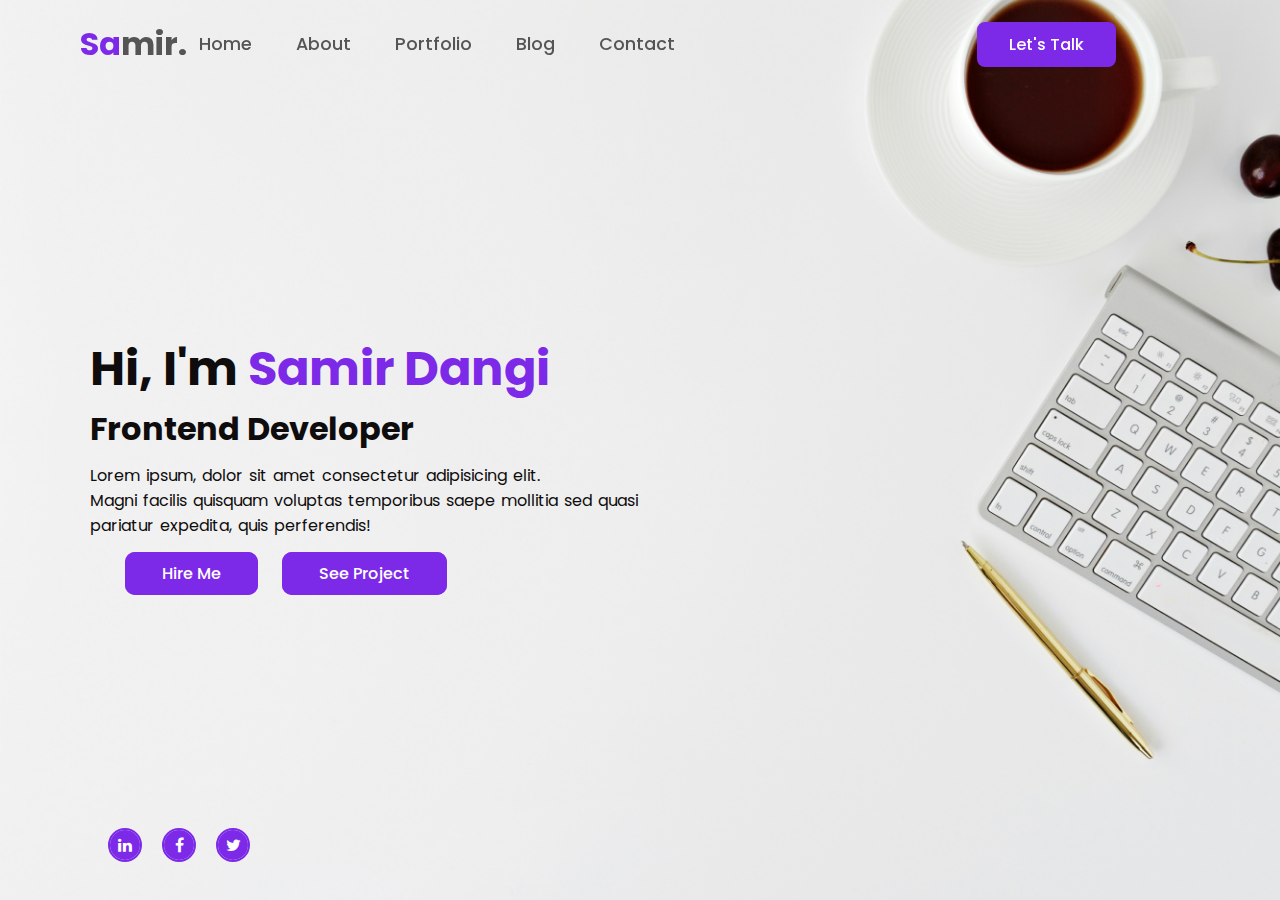
<file: My pf3/index.html>
<!DOCTYPE html>
<html lang="en">
<head>
    <meta charset="UTF-8">
    <meta name="viewport" content="width=device-width, initial-scale=1.0">
    <title>My portfolio</title>

    <link rel="stylesheet" href="index.css">
    <link rel="stylesheet" href="https://cdnjs.cloudflare.com/ajax/libs/font-awesome/4.7.0/css/font-awesome.min.css">
</head>
<body>
    <header>
        <h2 class="logo"><span>Sa</span>mir.</h2>
        <nav class="wrapper">
            <a href="#">Home</a>
            <a href="About.html">About</a>
            <a href="Portfolio.html">Portfolio</a>
            <a href="Blog.html">Blog</a>
            <a href="Contact.html">Contact</a>
        </nav>
        <a href="#" class="btn-talk">Let's Talk</a>
    </header>

    <section class="home">
        <div class="content">
            
        <h1>Hi, I'm <span>Samir Dangi</span></h1>
        <h3>Frontend Developer</h3>

        <p>Lorem ipsum, dolor sit amet consectetur adipisicing elit.   <br> 
        Magni facilis quisquam voluptas temporibus saepe mollitia sed quasi pariatur expedita, 
         quis perferendis!</p>

        </div>

        <div class="btn-group">
            <a href="#">Hire Me</a>
            <a href="#">See Project</a>
        </div>

        <div class="social-icons">
            <a href="#" class="fa fa-linkedin"></a>
            <a href="#" class="fa fa-facebook"></a>
            <a href="#" class="fa fa-twitter"></a>
            
        </div>
    </section>
</body>
</html>
</file>
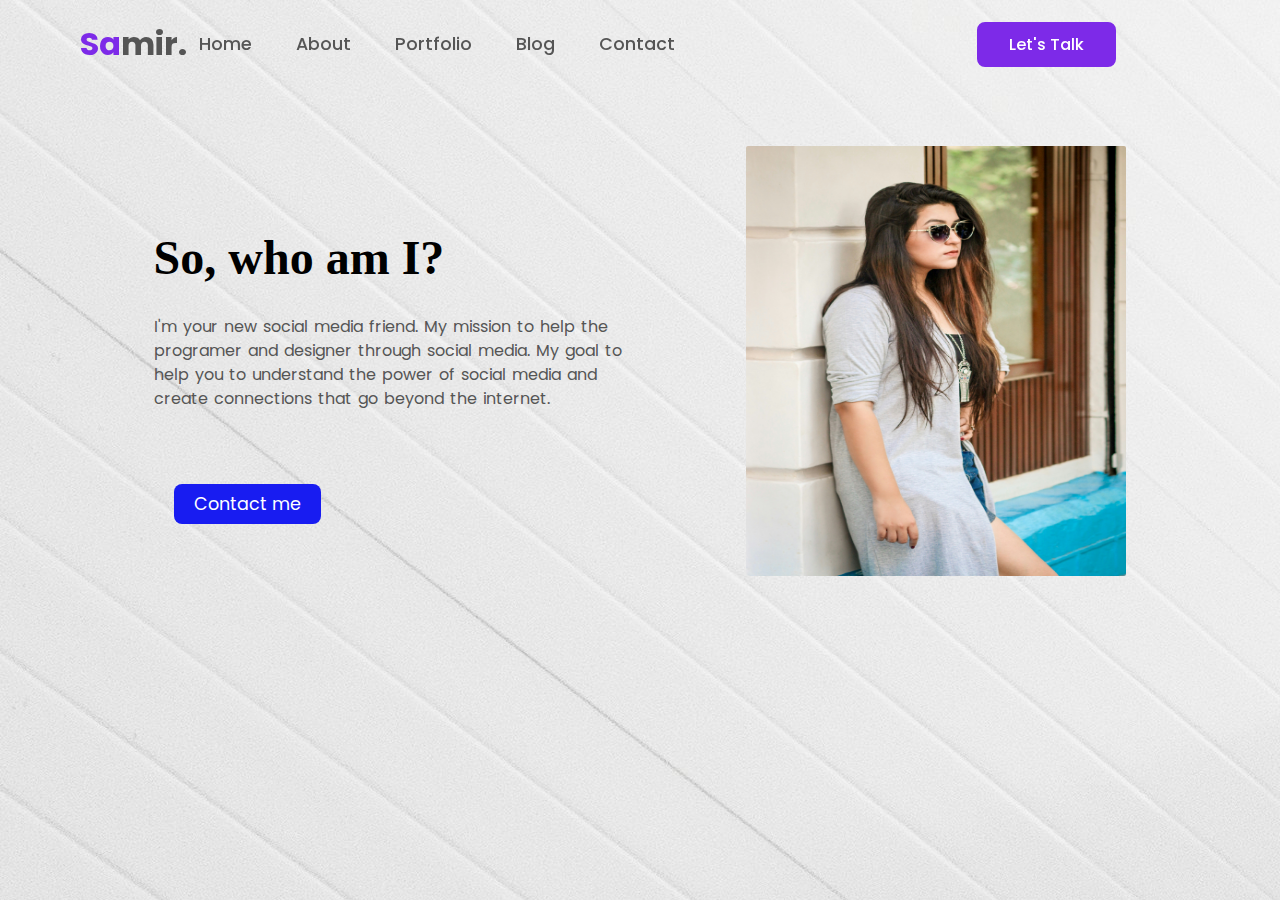
<file: My pf3/About.html>
<!DOCTYPE html>
<html lang="en">
<head>
    <meta charset="UTF-8">
    <meta name="viewport" content="width=device-width, initial-scale=1.0">
    <title>My About</title>
    <link rel="stylesheet" href="About.css">
</head>
<body>
    <header>
        <h2 class="logo"><span>Sa</span>mir.</h2>
        <nav class="wrapper">
            <a href="index.html">Home</a>
            <a href="#">About</a>
            <a href="Portfolio.html">Portfolio</a>
            <a href="Blog.html">Blog</a>
            <a href="Contact.html">Contact</a>
        </nav>
        <a href="#" class="btn-talk">Let's Talk</a>
    </header>

    <div class="about">
        <h1>So, who am I?</h1>
        <p>I'm your new social media friend. My mission to help the <br>
            programer and designer through social media. My goal to <br>
            help you to understand the power of social media and <br>
            create connections that go beyond the internet.
        </p>

        <a href="Contact.html">Contact me</a>
    </div>

    <img src="gallary/1.jpg" alt="">
</body>
</html>
</file>
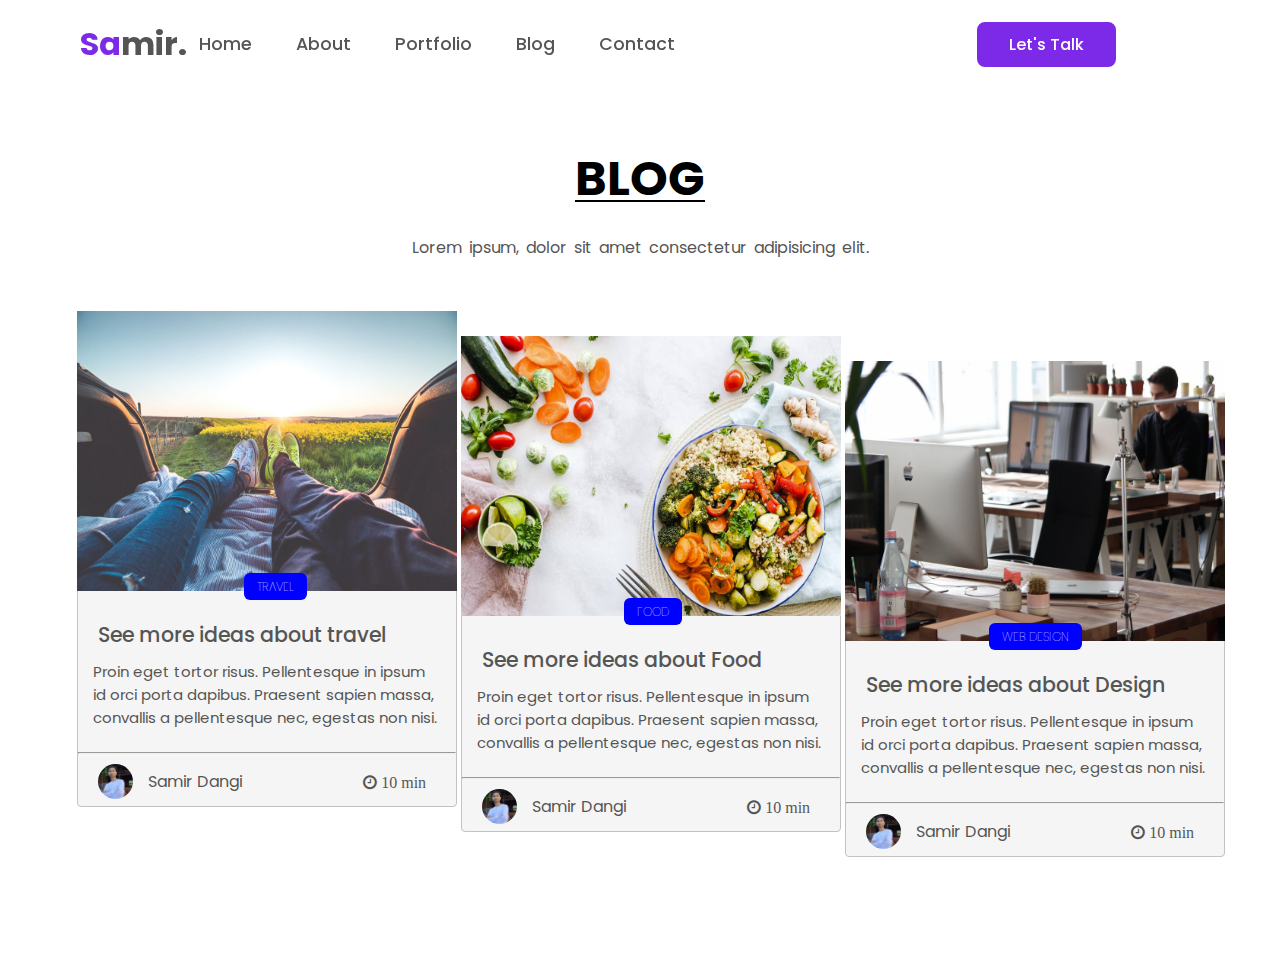
<file: My pf3/Blog.html>
<!DOCTYPE html>
<html lang="en">
<head>
    <meta charset="UTF-8">
    <meta name="viewport" content="width=device-width, initial-scale=1.0">
    <title>My Blog</title>
    <link rel="stylesheet" href="blog.css">
    <link rel="stylesheet" href="https://cdnjs.cloudflare.com/ajax/libs/font-awesome/4.7.0/css/font-awesome.min.css">
</head>
<body>
    <header>
        <h2 class="logo"><span>Sa</span>mir.</h2>
        <nav class="wrapper">
            <a href="index.html">Home</a>
            <a href="About.html">About</a>
            <a href="Portfolio.html">Portfolio</a>
            <a href="#">Blog</a>
            <a href="Contact.html">Contact</a>
        </nav>
        <a href="#" class="btn-talk">Let's Talk</a>
    </header>
    <div  class="Blog">
        <h1>Blog</h1>
        <p>Lorem ipsum, dolor sit amet consectetur adipisicing elit.</p>
    </div>

   <main>
    <div class="footer">
        <img class="image1" src="gallary/Blog/post-1.jpg" alt="">

        <span class="travel">
            Travel
        </span>

        <div class="link">
         <h3><a href="#" class="sub-link">See more ideas about travel</a></h3>
         <p>
            Proin eget tortor risus. Pellentesque in ipsum <br>
            id orci porta dapibus. Praesent sapien massa,<br>
            convallis a pellentesque nec, egestas non nisi.
         </p>

         <hr>

         <a href="index.html" >
            <img class="image2" src="gallary/Untitled design (2).png" alt="">
            <span >Samir Dangi</span>
        </a >

        <span style="margin-left: 18%; margin-top: 20px; " class="fa fa-clock-o">  10 min</span>

        </div>
        


    </div>

    <div class="footer1">
        <img class="image1" src="gallary/Blog/post-2.jpg" alt="">

        <span class="food">
            Food
        </span>

        <div class="link">
         <h3><a href="#" class="sub-link">See more ideas about Food</a></h3>
         <p>
            Proin eget tortor risus. Pellentesque in ipsum <br>
            id orci porta dapibus. Praesent sapien massa,<br>
            convallis a pellentesque nec, egestas non nisi.
         </p>

         <hr>

         <a href="index.html" >
            <img class="image2" src="gallary/Untitled design (2).png" alt="">
            <span >Samir Dangi</span>
        </a >
        <span style="margin-left: 18%; margin-top: 20px;" class="fa fa-clock-o">  10 min</span>

        </div>
        


    </div>

    <div class="footer2">
        <img class="image1" src="gallary/Blog/post-3.jpg" alt="">

        <span class="design">
            Web Design
        </span>

        <div class="link">
         <h3><a href="#" class="sub-link">See more ideas about 
            Design </a></h3>
         <p>
            Proin eget tortor risus. Pellentesque in ipsum <br>
            id orci porta dapibus. Praesent sapien massa,<br>
            convallis a pellentesque nec, egestas non nisi.
         </p>

         <hr>

         <a href="index.html" >
            <img class="image2" src="gallary/Untitled design (2).png" alt="">
            <span >Samir Dangi</span>

         </a >
         
            <span style="margin-left: 18%; margin-top: 20px;" class="fa fa-clock-o">  10 min</span>
        
          
        </div>
        

        


    </div>
   </main>
</body>
</html>
</file>
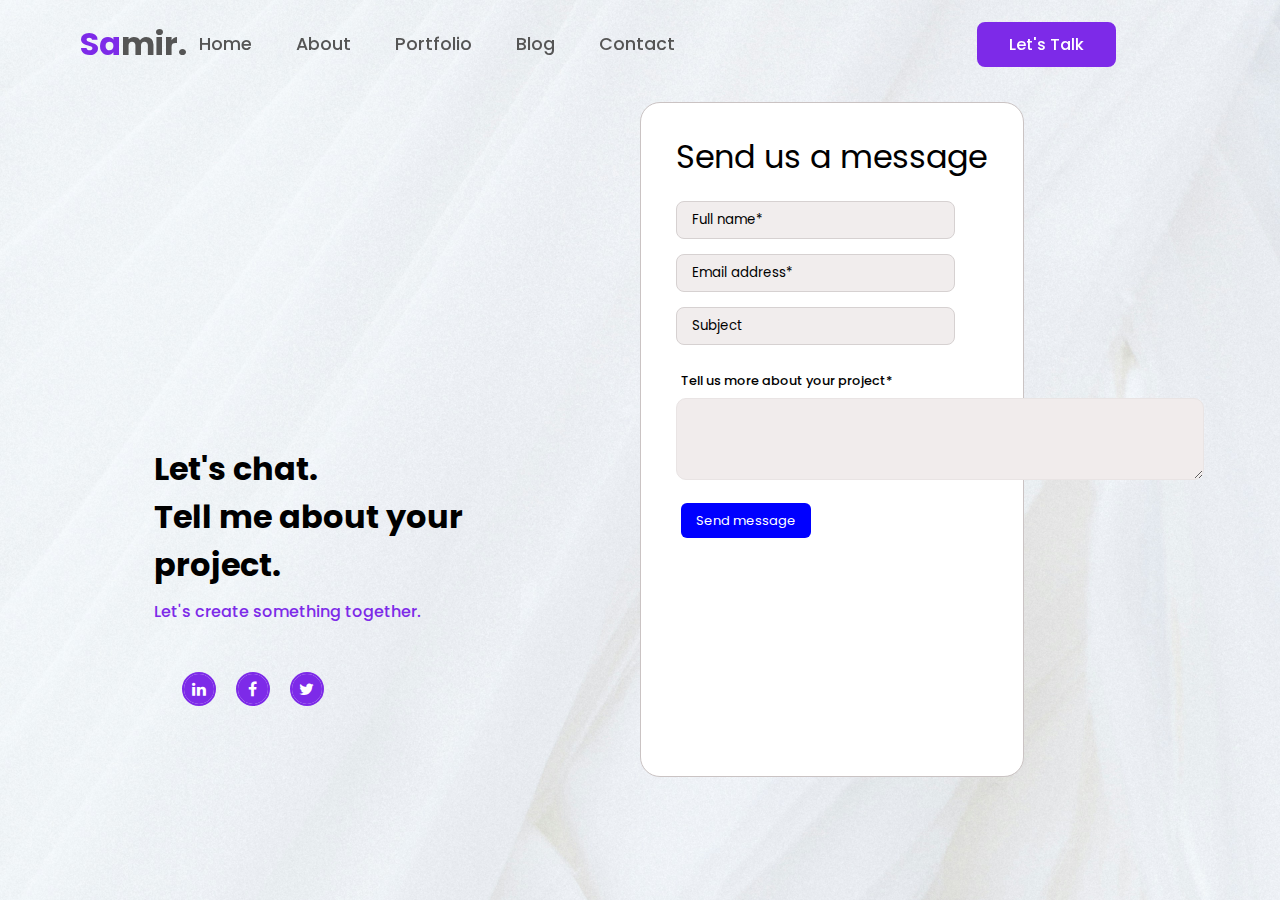
<file: My pf3/Contact.html>
<!DOCTYPE html>
<html lang="en">
<head>
    <meta charset="UTF-8">
    <meta name="viewport" content="width=device-width, initial-scale=1.0">
    <title>My contact</title>
    <link rel="stylesheet" href="Contact.css">
    <link rel="stylesheet" href="https://cdnjs.cloudflare.com/ajax/libs/font-awesome/4.7.0/css/font-awesome.min.css">
</head>
<body>
    <header>
        <h2 class="logo"><span>Sa</span>mir.</h2>
        <nav class="wrapper">
            <a href="index.html">Home</a>
            <a href="About.html">About</a>
            <a href="Portfolio.html">Portfolio</a>
            <a href="Blog.html">Blog</a>
            <a href="#">Contact</a>
        </nav>
        <a href="#" class="btn-talk">Let's Talk</a>
    </header>

    <form action="">
        <div class="form1">
            <h2>Send us a message</h2>
            <input type="text" name="" id="" placeholder="Full name*"><br>
            <input type="email" name="email" id="" placeholder="Email address*"> <br>
            <input type="text" name="text" id="" placeholder="Subject"><br>
            <h5>Tell us more about your project*</h5>
            <textarea name="" id="" cols="45" rows="4"></textarea> <br>

            <a href="#">Send message</a>
        </div>
        
    </form>
    <div class="form2">
        <h1>Let's chat. <br>
             Tell me about your <br>
            project.

        </h1>

        <p>Let's create something together.</p>


        <div class="social-icons">
            <a href="#" class="fa fa-linkedin"></a>
            <a href="#" class="fa fa-facebook"></a>
            <a href="#" class="fa fa-twitter"></a>
            
        </div>

    </div>

    

    
</body>
</html>
</file>
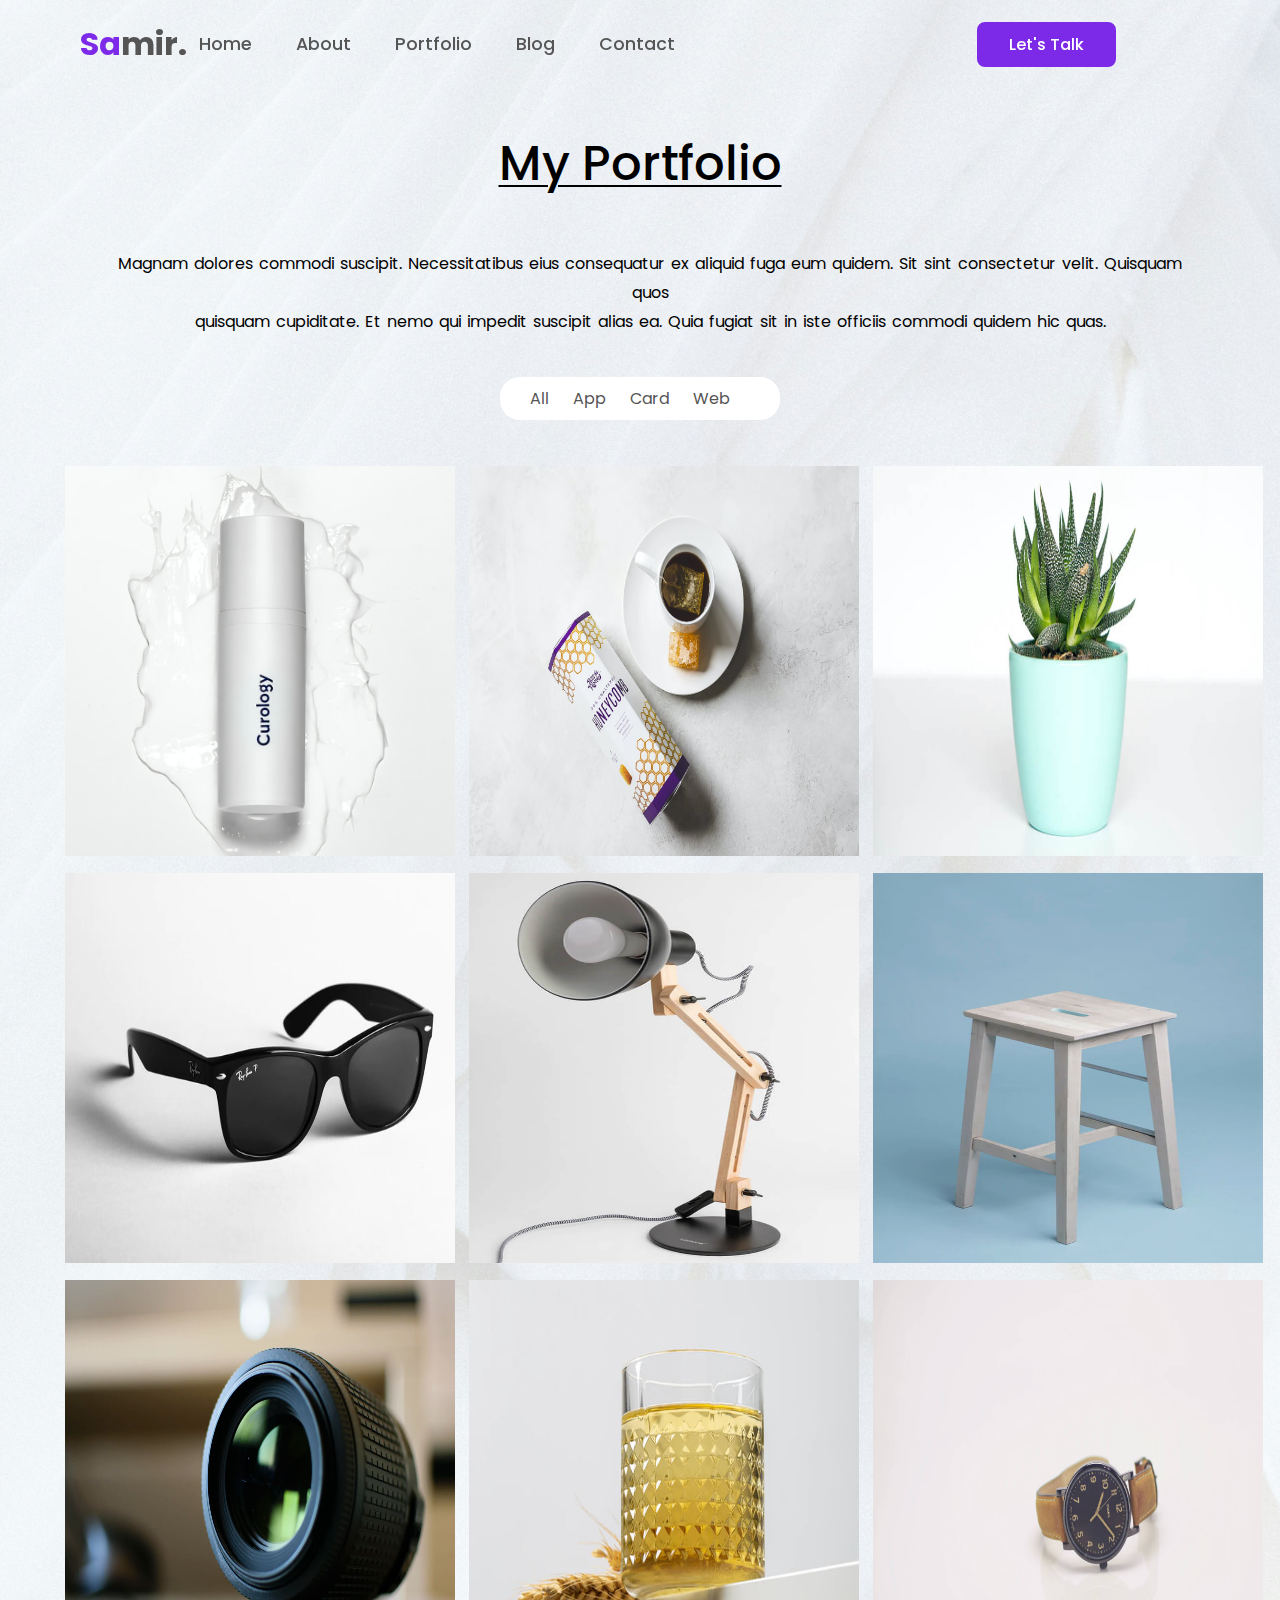
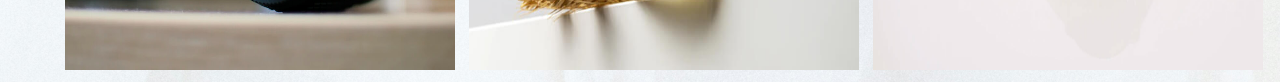
<file: My pf3/Portfolio.html>
<!DOCTYPE html>
<html lang="en">
<head>
    <meta charset="UTF-8">
    <meta name="viewport" content="width=device-width, initial-scale=1.0">
    <title>My portfolio</title>
    <link rel="stylesheet" href="portfolio.css">
</head>
<body>
    <header>
        <h2 class="logo"><span>Sa</span>mir.</h2>
        <nav class="wrapper">
            <a href="index.html">Home</a>
            <a href="About.html">About</a>
            <a href="#">Portfolio</a>
            <a href="Blog.html">Blog</a>
            <a href="Contact.html">Contact</a>
        </nav>
        <a href="#" class="btn-talk">Let's Talk</a>
    </header>
    <div class="portfolio">
        <h1>My Portfolio</h1>

        <p>Magnam dolores commodi suscipit. Necessitatibus eius consequatur ex aliquid fuga eum quidem. Sit sint consectetur velit. Quisquam quos <br>
        <span> quisquam cupiditate. Et nemo qui impedit suscipit alias ea. Quia fugiat sit in iste officiis commodi quidem hic quas.</span>    
        </p>
        
        <div class="nav">
            <span>
            <a href="#">All</a>
            <a href="#">App</a>
            <a href="#">Card</a>
            <a href="#">Web</a>
            </span>
        </div>
        
    </div>
    <div class="image">
        <img src="gallary/portfolio/portfolio-1.jpg" alt="">
        <img src="gallary/portfolio/portfolio-2.jpg" alt="">
        <img src="gallary/portfolio/portfolio-3.jpg" alt="">
        <img src="gallary/portfolio/portfolio-4.jpg" alt="">
        <img src="gallary/portfolio/portfolio-5.jpg" alt="">
        <img src="gallary/portfolio/portfolio-6.jpg" alt="">
        <img src="gallary/portfolio/portfolio-7.jpg" alt="">
        <img src="gallary/portfolio/portfolio-8.jpg" alt="">
        <img src="gallary/portfolio/portfolio-9.jpg" alt="">
    </div>
</body>
</html>
</file>
<file: My pf3/index.css>
@import url('https://fonts.googleapis.com/css2?family=Poppins:wght@300;400;500;600;700;800;900&display=swap');

*{
    margin: 0;
    padding: 0;
    box-sizing: border-box;
    font-family: 'Poppins',sans-serif;
}



header{
     position: fixed;
     top: 0;
     left: 0;
     width: 70%;
     display: flex;
     align-items: center;
     padding: 20px 80px ;
     justify-content: space-between;
     z-index: 100;
}

.logo{
    font-size: 2em;
    color: #555;
    cursor: default;
}

.logo span{
    color: #7d2ae8;
}

.wrapper{
    margin-left:-250px ;
}

.wrapper a{
    text-decoration: none;
    font-size: 1.1em;
    margin-right: 40px;
    color: #555;
    transform: .3s;
    font-weight: 500;
    
}

.wrapper a:hover{
    color: #7d2ae8;
}

.btn-talk{
    color: #fff;
    text-decoration: none;
    background: #7d2ae8;
    border: 2px solid #7d2ae8;
    border-radius: 8px;
    padding: 8px 30px;
    transition: .3s;
    font-weight: 500;
    margin-right: -300px;

}

.btn-talk:hover{
    color: #7d2ae8;
    background: transparent;
}

.home{
    position: relative;
    width: 100%;
    height: 100vh;
    display: flex;
    align-items: center;
    padding: 25px 90px;
    background: url('gallary/sa.jpg');
    background-size: cover;
    
}

.content{
    max-width: 550px;
    color: #0e0c0c;
}

.content h1{
    font-size: 3em;
}

.content h1 span {
    color: #7d2ae8;
}

.content h3{
    font-size: 2em;
}

.content p{
    word-spacing: 2px;
    padding: 10px 0 30px 0 ;
}

.btn-group{
    margin-left: -46.8%;
    margin-top: 22.5%;
}

.btn-group a{
    color: #fff;
    text-decoration: none;
    border: 2px solid #7d2ae8;
    border-radius: 10px;
    background: #7d2ae8;
    padding: 8px 35px;
    font-weight: 500;
    transition: .3s;
    margin-right: 20px;
}

.btn-group a:hover:nth-child(1){
    color: #7d2ae8;
    background: transparent;
}

.btn-group a:hover:nth-child(2){
    color: #7d2ae8;
    background: transparent;
    margin-left: 20px;
    padding: 8px 25px;
}

.social-icons{
    position: absolute;
    bottom: 40px;
    margin-left: 20px;
}

.social-icons a{
    color: #fff;
    display: inline-block;
    text-decoration: none;
    width: 30px;
    height: 30px;
    background: #7d2ae8;
    border-radius: 50%;
    margin-right: 20px;
    text-align: center;
    line-height: 30px;
    border: 1.9px soild #fff;
    outline: 2px solid #7d2ae8;
    transition: .3s;
}

.social-icons a:hover{
    transform: translate(-5px);
}
</file>
<file: My pf3/About.css>
@import url('https://fonts.googleapis.com/css2?family=Poppins:wght@300;400;500;600;700;800;900&display=swap');

*{
    margin: 0;
    padding: 0;
    box-sizing: border-box;
    font-family: 'Poppins',sans-serif;
}

body{
    background: url('gallary/ab.jpg');
    
}

header{
     position: fixed;
     top: 0;
     left: 0;
     width: 70%;
     display: flex;
     align-items: center;
     padding: 20px 80px ;
     justify-content: space-between;
     z-index: 100;
}

.logo{
    font-size: 2em;
    color: #555;
    cursor: default;
}

.logo span{
    color: #7d2ae8;
}

.wrapper{
    margin-left:-250px ;
}

.wrapper a{
    text-decoration: none;
    font-size: 1.1em;
    margin-right: 40px;
    color: #555;
    transform: .3s;
    font-weight: 500;
    
}

.wrapper a:hover{
    color: #7d2ae8;
}

.btn-talk{
    color: #fff;
    text-decoration: none;
    background: #7d2ae8;
    border: 2px solid #7d2ae8;
    border-radius: 8px;
    padding: 8px 30px;
    transition: .3s;
    font-weight: 500;
    margin-right: -300px;

}

.btn-talk:hover{
    color: #7d2ae8;
    background: transparent;
}


.about{
    margin-left: 12%;
    margin-top: 18%; 
}

.about h1{
    font-size: 3em;
    font-weight: 600;
    font-family: 'Times New Roman', Times, serif;
    margin-bottom: 30px;
}

.about p{
    word-spacing: 2px;
    color: #555;
    line-height: 1.5;
    margin-bottom: 80px;
}

.about a{
    text-decoration: none;
    font-size: 1.1em;
    background: #181cf1;
    color: white;
    padding: 8px 20px;
    border-radius: 8px;
    margin-left: 20px;
}

.about a:hover{
    background: #7d2ae8;
}

img{
    height: 430px;
    width: 380px;
    float: right;
    margin-right: 12%;
    margin-top: -29%;
    border-radius: 2px;
}
</file>
<file: My pf3/blog.css>
@import url('https://fonts.googleapis.com/css2?family=Poppins:wght@300;400;500;600;700;800;900&display=swap');

*{
    margin: 0;
    padding: 0;
    box-sizing: border-box;
    font-family: 'Poppins',sans-serif;
}



header{
     position: fixed;
     top: 0;
     left: 0;
     width: 70%;
     display: flex;
     align-items: center;
     padding: 20px 80px ;
     justify-content: space-between;
     z-index: 100;
}

.logo{
    font-size: 2em;
    color: #555;
    cursor: default;
}

.logo span{
    color: #7d2ae8;
}

.wrapper{
    margin-left:-250px ;
}

.wrapper a{
    text-decoration: none;
    font-size: 1.1em;
    margin-right: 40px;
    color: #555;
    transform: .3s;
    font-weight: 500;
    
}

.wrapper a:hover{
    color: #7d2ae8;
}

.btn-talk{
    color: #fff;
    text-decoration: none;
    background: #7d2ae8;
    border: 2px solid #7d2ae8;
    border-radius: 8px;
    padding: 8px 30px;
    transition: .3s;
    font-weight: 500;
    margin-right: -300px;

}

.btn-talk:hover{
    color: #7d2ae8;
    background: transparent;
}

.Blog{
    text-align: center;
    margin-top: 10%;
}

.Blog h1{
    font-size: 3em;
    padding: 15px;
    text-transform: uppercase;
    text-decoration: underline 2px;
    text-underline-offset: 5px;
}

.Blog p{
    color: #555;
    word-spacing: 3px;
   margin-top: 5px;
}

main{
   margin-bottom: 100px;
}

.footer{
    margin-left: 6%;
    margin-top: 4%;
}
.footer1{
    margin-left: 36%;
    margin-top: -36.8%;
}

.footer2{
    margin-top: -36.8%;
    margin-left: 66%;
}

.image1{
    height: 280px;
    width: 380px;

}
 
.travel{
    color: white;
    background: blue;
    padding: 5px 13px;
    text-transform: uppercase;
    font-weight: lighter;
    border-radius: 6px;
    margin-left: -18%;
    font-size: 12px;
  
}

.food{
    color: white;
    background: blue;
    padding: 5px 13px;
    text-transform: uppercase;
    font-weight: lighter;
    border-radius: 6px;
    margin-left: -27%;
    font-size: 12px;
}

.design{
    color: white;
    background: blue;
    padding: 5px 13px;
    text-transform: uppercase;
    font-weight: lighter;
    border-radius: 6px;
    margin-left: -55%;
    font-size: 12px;
}

.link{
    background:whitesmoke;
    width: 380px;
   margin-top: -30px;
   border: 1px solid #c4c1c1;
   border-radius: 4px;
}

.link h3{
    padding-top: 50px;
    padding-bottom: 10px;
}

.sub-link {
    text-decoration: none;
    color: black;
    font-size: 1.1em;
    margin-left: 15px;
    font-weight: 500;
}

.sub-link:hover{
    color: #7d2ae8;
}

.link p{
    font-size: 15px;
    margin-left: 15px;
    margin-right: px;
    color: #555;
}

hr{
    margin-top: 23px;
    
}

.image2{
    height: 35px;
    width: 35px;
    border-radius: 50%;
    margin-top: 10px;
    
}

.link a{
    text-decoration: none;
    color: #555;  
    margin-left: 20px; 

}

.link span:hover{
    color:blue;
}

.link span{
    position: absolute;
    margin-top: 15px;
    margin-left: 15px;
}

.fa{
    color: #555;
}
</file>
<file: My pf3/Contact.css>
@import url('https://fonts.googleapis.com/css2?family=Poppins:wght@300;400;500;600;700;800;900&display=swap');

*{
    margin: 0;
    padding: 0;
    box-sizing: border-box;
    font-family: 'Poppins',sans-serif;
}

body{
    background: url('gallary/3 (1).jpg');
    background-size: cover;

}
header{
    position: fixed;
    top: 0;
    left: 0;
    width: 70%;
    display: flex;
    align-items: center;
    padding: 20px 80px ;
    justify-content: space-between;
    z-index: 100;
}
.logo{
    font-size: 2em;
    color: #555;
    cursor: default;
}
.logo span{
    color: #7d2ae8;
}


.wrapper{
    margin-left:-250px ;
}

.wrapper a{
    text-decoration: none;
    font-size: 1.1em;
    margin-right: 40px;
    color: #555;
    transform: .3s;
    font-weight: 500;
    
}

.wrapper a:hover{
    color: #7d2ae8;
}

.btn-talk{
    color: #fff;
    text-decoration: none;
    background: #7d2ae8;
    border: 2px solid #7d2ae8;
    border-radius: 8px;
    padding: 8px 30px;
    transition: .3s;
    font-weight: 500;
    margin-right: -300px;

}

.btn-talk:hover{
    color: #7d2ae8;
    background: transparent;
}

form{
    background: #fff;
    margin-left: 50%;
    width: 30%;
    height: 75vh;
    margin-top: 8%;
    border: 1px solid rgb(202, 195, 195);
    border-radius: 20px;
}

.form1{
    position: relative;
    margin-left: 35px;
    margin-top: 30px;
}

.form1 h2{
    margin-bottom: 20px;
    font-size: 2em;
    font-weight: 400;
}

.form1 input{
    padding: 8px 15px;
    margin-bottom: 15px;
    border: 1px solid rgb(214, 209, 209); 
    border-radius: 8px;
    width: 80.5%;
    background: #f1eded;
}

.form1 input:hover{
    border: 2px solid #7d2ae8;
}

::placeholder{
    color: black;
    margin-left: 20px;
}

.form1 h5{
    font-size: .8em;
    font-weight: 500;
    margin: 12px 0 8px 5px ;

}
textarea{
    background: #f1ecec;
    border-radius: 10px;
    border: 1px solid rgb(233, 228, 228);
    margin-bottom: 20px;
}

.form1 a{
    text-decoration: none;
    color: white;
    background:blue;
    border-radius: 6px;
    padding: 8px 15px ;
    font-size: 13px;
    border: none;
    margin-left: 5px;
        
}

.form1 a:hover{
    background: #7d2ae8;
}

.form2{
    margin-left: 12%;
    margin-top: -26%;
    font-weight: 500;
}

.form2 p{
    color: #7d2ae8;
    margin-top: 10px;
}

.social-icons{
    margin-top: 50px;
    margin-left: 30px;
}

.social-icons a{
    color: #fff;
    display: inline-block;
    text-decoration: none;
    width: 30px;
    height: 30px;
    background: #7d2ae8;
    border-radius: 50%;
    margin-right: 20px;
    text-align: center;
    line-height: 30px;
    border: 1.9px soild #fff;
    outline: 2px solid #7d2ae8;
    transition: .3s;
}
</file>
<file: My pf3/portfolio.css>
@import url('https://fonts.googleapis.com/css2?family=Poppins:wght@300;400;500;600;700;800;900&display=swap');

*{
    margin: 0;
    padding: 0;
    box-sizing: border-box;
    font-family: 'Poppins',sans-serif;
}

body{
    background: url('gallary/co.jpg');
    background-size: cover;
}

header{
     position: fixed;
     top: 0;
     left: 0;
     width: 70%;
     display: flex;
     align-items: center;
     padding: 20px 80px ;
     justify-content: space-between;
     z-index: 100;
}

.logo{
    font-size: 2em;
    color: #555;
    cursor: default;
}

.logo span{
    color: #7d2ae8;
}

.wrapper{
    margin-left:-250px ;
}

.wrapper a{
    text-decoration: none;
    font-size: 1.1em;
    margin-right: 40px;
    color: #555;
    transform: .3s;
    font-weight: 500;
    
}

.wrapper a:hover{
    color: #7d2ae8;
}

.btn-talk{
    color: #fff;
    text-decoration: none;
    background: #7d2ae8;
    border: 2px solid #7d2ae8;
    border-radius: 8px;
    padding: 8px 30px;
    transition: .3s;
    font-weight: 500;
    margin-right: -300px;

}

.btn-talk:hover{
    color: #7d2ae8;
    background: transparent;
}

.portfolio{

    text-align: center;
    margin-top: 10%;
}

.portfolio h1{
    font-size: 3em;
    font-weight: 500;
    text-decoration: underline 2px;
    text-underline-offset: 5px;
}

.portfolio p{
    word-spacing: 2px;
    line-height: 1.8;
    margin-left: 20px;
    padding: 50px 80px;
}

.nav a{
    text-decoration: none;
    color: #555;
    margin-right: 20px;
}

.nav a:hover{
    background: #7d2ae8;
    padding: 5px 15px;
    border-radius: 20px;
    color: white;
}

.nav a.active{
    background: #7d2ae8;
    padding: 5px 15px;
    border-radius: 20px;
    color: white;
}

.nav span{
    background: white;
    padding: 10px 30px;
    border-radius: 20px;
}

.image{
    margin-left: 60px;
    margin-top: 50px;
    
}

.image img{
    height: 400px;
    width: 400px;
    padding: 5px;
   
}
</file>
